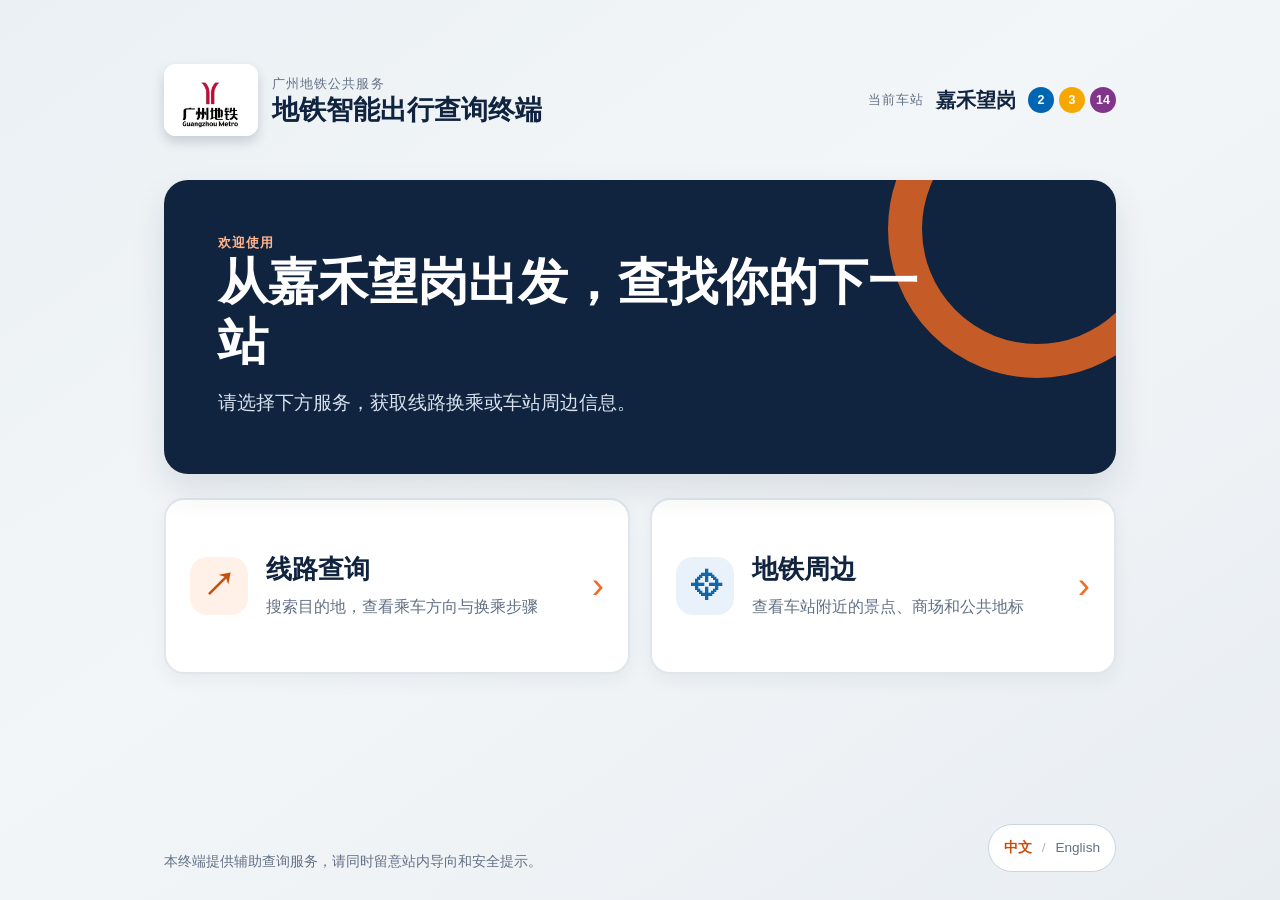
<file: index.html>
<!DOCTYPE html>
<html lang="zh-CN">
<head>
  <meta charset="UTF-8">
  <meta name="viewport" content="width=device-width, initial-scale=1.0">
  <meta name="theme-color" content="#f36b21">
  <title>地铁智能出行查询终端</title>
  <link rel="stylesheet" href="css/style.css">
</head>
<body data-view="home-view">
  <main class="terminal-shell" aria-labelledby="page-title">
    <header class="top-bar">
      <a class="brand-block brand-link" href="index.html" aria-label="返回首页">
        <span class="brand-mark"><img src="assets/guangzhou-metro-logo.jpg" alt="广州地铁"></span>
        <span>
          <span class="eyebrow" data-i18n="serviceLabel">广州地铁公共服务</span>
          <h1 id="page-title" data-i18n="pageTitle">地铁智能出行查询终端</h1>
        </span>
      </a>
      <div class="station-summary" aria-label="当前车站">
        <span class="summary-label" data-i18n="currentStation">当前车站</span>
        <strong data-i18n="stationName">嘉禾望岗</strong>
        <span class="line-tags" aria-label="服务线路">
          <span class="line-tag line-2">2</span>
          <span class="line-tag line-3">3</span>
          <span class="line-tag line-14">14</span>
        </span>
      </div>
    </header>

    <section class="view" aria-labelledby="welcome-title">
      <section class="welcome-panel">
        <p class="welcome-kicker" data-i18n="welcomeKicker">欢迎使用</p>
        <h2 id="welcome-title" data-i18n="welcomeTitle">从嘉禾望岗出发，查找你的下一站</h2>
        <p class="welcome-copy" data-i18n="welcomeCopy">请选择下方服务，获取线路换乘或车站周边信息。</p>
      </section>

      <section class="service-grid" aria-label="主要服务">
        <a class="service-card route-card" href="route.html">
          <span class="card-icon" aria-hidden="true">↗</span>
          <span class="card-text">
            <strong data-i18n="routeTitle">线路查询</strong>
            <small data-i18n="routeDescription">搜索目的地，查看乘车方向与换乘步骤</small>
          </span>
          <span class="card-arrow" aria-hidden="true">›</span>
        </a>

        <a class="service-card nearby-card" href="nearby.html">
          <span class="card-icon" aria-hidden="true">⌖</span>
          <span class="card-text">
            <strong data-i18n="nearbyTitle">地铁周边</strong>
            <small data-i18n="nearbyDescription">查看车站附近的景点、商场和公共地标</small>
          </span>
          <span class="card-arrow" aria-hidden="true">›</span>
        </a>
      </section>
    </section>

    <footer class="bottom-bar">
      <p data-i18n="assistanceText">本终端提供辅助查询服务，请同时留意站内导向和安全提示。</p>
      <button id="language-toggle" class="language-toggle" type="button" aria-label="切换语言">
        <span class="language-option active" data-language="zh">中文</span>
        <span class="language-divider" aria-hidden="true">/</span>
        <span class="language-option" data-language="en">English</span>
      </button>
    </footer>
  </main>

  <script src="js/data/metro-data.js"></script>
  <script src="js/data/nearby-data.js"></script>
  <script src="js/app.js"></script>
</body>
</html>
</file>
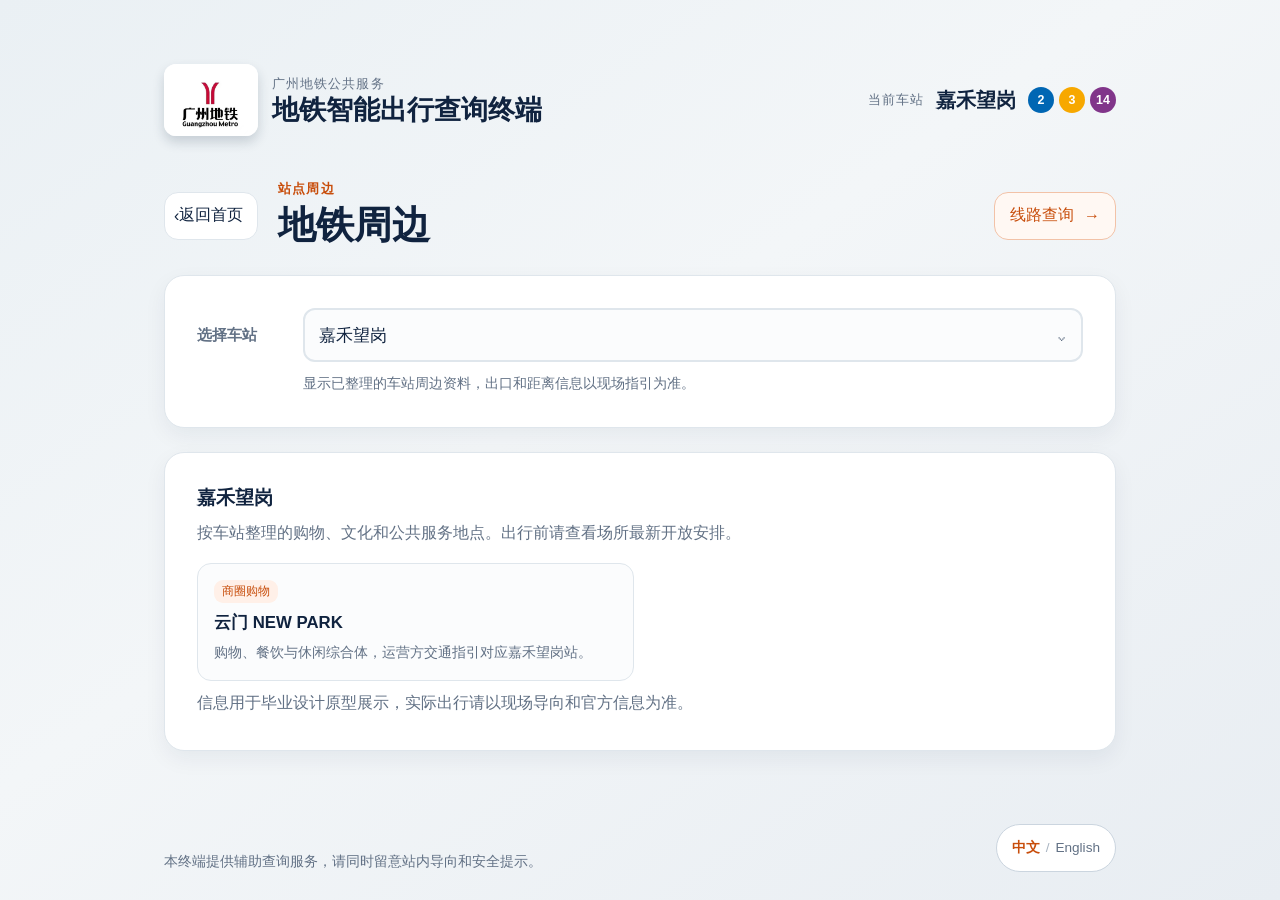
<file: nearby.html>
<!DOCTYPE html>
<html lang="zh-CN">
<head>
  <meta charset="UTF-8">
  <meta name="viewport" content="width=device-width, initial-scale=1.0">
  <meta name="theme-color" content="#f36b21">
  <title>地铁周边｜地铁智能出行查询终端</title>
  <link rel="stylesheet" href="css/style.css">
</head>
<body data-view="nearby-view">
  <main class="terminal-shell" aria-labelledby="page-title">
    <header class="top-bar">
      <a class="brand-block brand-link" href="index.html" aria-label="返回首页">
        <span class="brand-mark"><img src="assets/guangzhou-metro-logo.jpg" alt="广州地铁"></span>
        <span>
          <span class="eyebrow" data-i18n="serviceLabel">广州地铁公共服务</span>
          <h1 id="page-title" data-i18n="pageTitle">地铁智能出行查询终端</h1>
        </span>
      </a>
      <div class="station-summary" aria-label="当前车站">
        <span class="summary-label" data-i18n="currentStation">当前车站</span>
        <strong data-i18n="stationName">嘉禾望岗</strong>
        <span class="line-tags" aria-label="服务线路"><span class="line-tag line-2">2</span><span class="line-tag line-3">3</span><span class="line-tag line-14">14</span></span>
      </div>
    </header>

    <section class="view" aria-labelledby="nearby-view-title">
      <div class="view-heading">
        <div class="view-heading-main">
          <a class="back-button" href="index.html">‹ <span data-i18n="backHome">返回首页</span></a>
          <div><p class="view-kicker" data-i18n="nearbyKicker">站点周边</p><h2 id="nearby-view-title" data-i18n="nearbyViewTitle">地铁周边</h2></div>
        </div>
        <a class="view-switch-button" href="route.html"><span data-i18n="openRoute">线路查询</span><span aria-hidden="true">→</span></a>
      </div>

      <div class="query-panel nearby-query-panel">
        <label for="nearby-station-select" data-i18n="nearbyStationLabel">选择车站</label>
        <select id="nearby-station-select"></select>
        <p class="helper-text" data-i18n="nearbyHelper">显示已整理的车站周边资料，出口和距离信息以现场指引为准。</p>
      </div>
      <div id="nearby-result" class="nearby-result"></div>
    </section>

    <footer class="bottom-bar">
      <p data-i18n="assistanceText">本终端提供辅助查询服务，请同时留意站内导向和安全提示。</p>
      <button id="language-toggle" class="language-toggle" type="button" aria-label="切换语言"><span class="language-option active" data-language="zh">中文</span><span class="language-divider" aria-hidden="true">/</span><span class="language-option" data-language="en">English</span></button>
    </footer>
  </main>

  <script src="js/data/metro-data.js"></script>
  <script src="js/data/nearby-data.js"></script>
  <script src="js/app.js"></script>
</body>
</html>
</file>
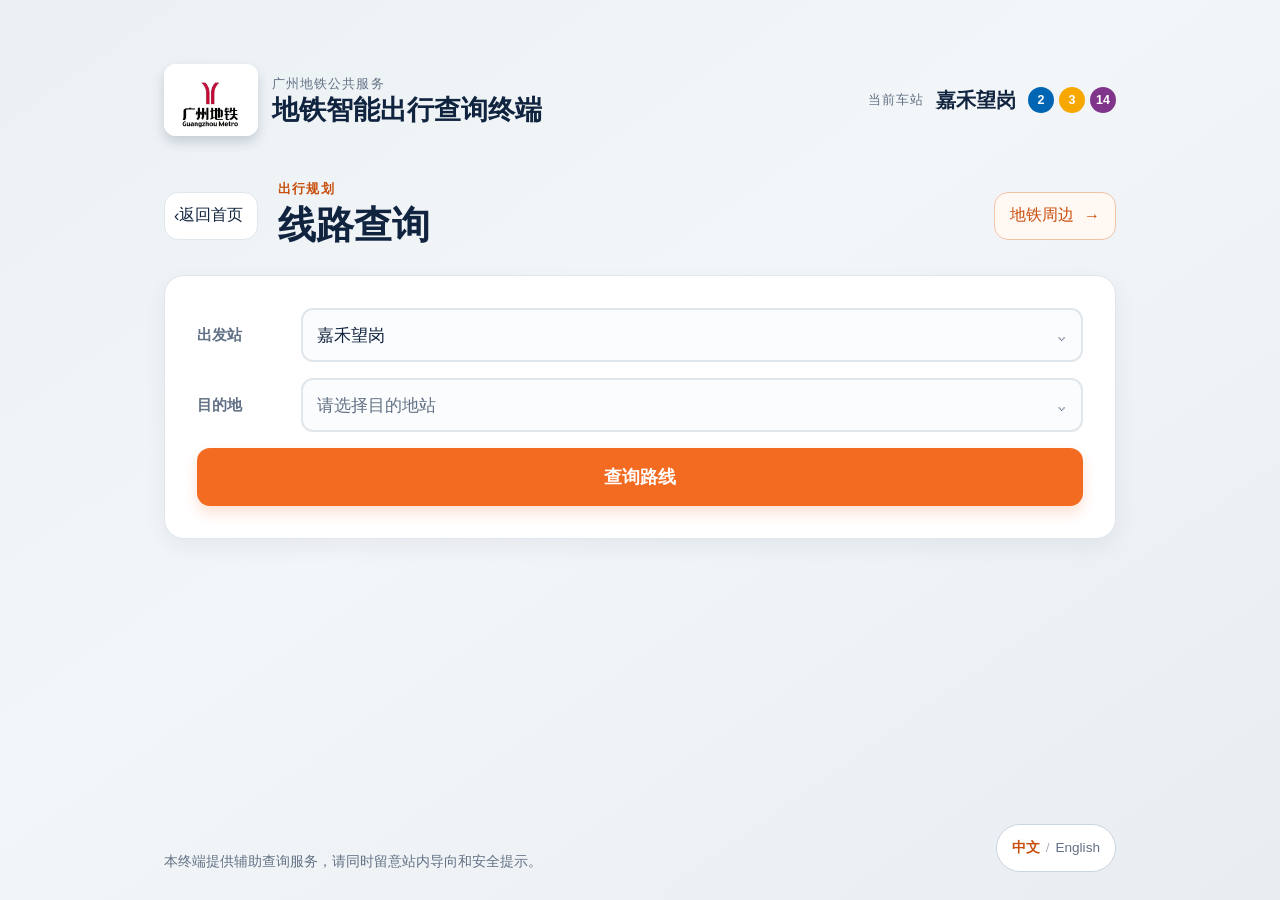
<file: route.html>
<!DOCTYPE html>
<html lang="zh-CN">
<head>
  <meta charset="UTF-8">
  <meta name="viewport" content="width=device-width, initial-scale=1.0">
  <meta name="theme-color" content="#f36b21">
  <title>线路查询｜地铁智能出行查询终端</title>
  <link rel="stylesheet" href="css/style.css">
</head>
<body data-view="route-view">
  <main class="terminal-shell" aria-labelledby="page-title">
    <header class="top-bar">
      <a class="brand-block brand-link" href="index.html" aria-label="返回首页">
        <span class="brand-mark"><img src="assets/guangzhou-metro-logo.jpg" alt="广州地铁"></span>
        <span>
          <span class="eyebrow" data-i18n="serviceLabel">广州地铁公共服务</span>
          <h1 id="page-title" data-i18n="pageTitle">地铁智能出行查询终端</h1>
        </span>
      </a>
      <div class="station-summary" aria-label="当前车站">
        <span class="summary-label" data-i18n="currentStation">当前车站</span>
        <strong data-i18n="stationName">嘉禾望岗</strong>
        <span class="line-tags" aria-label="服务线路"><span class="line-tag line-2">2</span><span class="line-tag line-3">3</span><span class="line-tag line-14">14</span></span>
      </div>
    </header>

    <section class="view" aria-labelledby="route-view-title">
      <div class="view-heading">
        <div class="view-heading-main">
          <a class="back-button" href="index.html">‹ <span data-i18n="backHome">返回首页</span></a>
          <div><p class="view-kicker" data-i18n="routeKicker">出行规划</p><h2 id="route-view-title" data-i18n="routeViewTitle">线路查询</h2></div>
        </div>
        <a class="view-switch-button" href="nearby.html"><span data-i18n="openNearby">地铁周边</span><span aria-hidden="true">→</span></a>
      </div>

      <div class="query-panel">
        <div class="station-input-row">
          <label for="origin-select" data-i18n="originLabel">出发站</label>
          <select id="origin-select"></select>
        </div>
        <div class="station-input-row">
          <label for="destination-select" data-i18n="destinationLabel">目的地</label>
          <select id="destination-select"></select>
        </div>
        <button id="route-search-button" class="primary-button" type="button" data-i18n="searchRoute">查询路线</button>
      </div>

      <div id="route-result" class="result-panel" hidden></div>
    </section>

    <footer class="bottom-bar">
      <p data-i18n="assistanceText">本终端提供辅助查询服务，请同时留意站内导向和安全提示。</p>
      <button id="language-toggle" class="language-toggle" type="button" aria-label="切换语言"><span class="language-option active" data-language="zh">中文</span><span class="language-divider" aria-hidden="true">/</span><span class="language-option" data-language="en">English</span></button>
    </footer>
  </main>

  <script src="js/data/metro-data.js"></script>
  <script src="js/data/nearby-data.js"></script>
  <script src="js/app.js"></script>
</body>
</html>
</file>
<file: css/style.css>
:root {
  --orange: #f36b21;
  --orange-dark: #c84e0c;
  --navy: #10233f;
  --ink: #1f2d3d;
  --muted: #627185;
  --surface: #ffffff;
  --background: #f3f6f8;
  --border: #dfe6ec;
  --shadow: 0 16px 34px rgba(20, 42, 68, 0.11);
}

* {
  box-sizing: border-box;
}

html,
body {
  min-height: 100%;
  margin: 0;
}

body[data-view="home-view"] {
  overflow: hidden;
}

body[data-view="home-view"] .terminal-shell {
  height: 100vh;
  min-height: 0;
  overflow: hidden;
}

body {
  background: linear-gradient(145deg, #eaf0f4 0%, var(--background) 44%, #e8edf2 100%);
  color: var(--ink);
  font-family: "Segoe UI", "Microsoft YaHei", Arial, sans-serif;
}

button {
  font: inherit;
}

.terminal-shell {
  width: min(100%, 1080px);
  min-height: 100vh;
  margin: 0 auto;
  padding: clamp(24px, 5vw, 64px) clamp(20px, 5vw, 72px) 28px;
  display: flex;
  flex-direction: column;
  gap: clamp(24px, 4vw, 44px);
}

.top-bar,
.brand-block,
.station-summary,
.bottom-bar {
  display: flex;
  align-items: center;
}

.top-bar {
  justify-content: space-between;
  gap: 24px;
}

.brand-block {
  gap: 14px;
}

.brand-link,
.service-card,
.back-button,
.view-switch-button {
  text-decoration: none;
}

.brand-link {
  color: inherit;
}

.brand-mark {
  width: 94px;
  height: 72px;
  border-radius: 12px;
  display: grid;
  place-items: center;
  padding: 0;
  background: #fff;
  box-shadow: 0 6px 12px rgba(20, 42, 68, 0.18);
  overflow: hidden;
  position: relative;
}

.brand-mark img {
  width: 100%;
  height: 100%;
  display: block;
  object-fit: contain;
}

.eyebrow,
.welcome-kicker,
.summary-label {
  margin: 0;
  color: var(--muted);
  font-size: 0.84rem;
  letter-spacing: 0.08em;
}

h1,
h2,
p {
  margin-top: 0;
}

h1 {
  margin-bottom: 0;
  color: var(--navy);
  font-size: clamp(1.2rem, 2.4vw, 1.7rem);
  line-height: 1.25;
}

.station-summary {
  flex-wrap: wrap;
  justify-content: flex-end;
  gap: 8px 12px;
  color: var(--navy);
  font-size: 1rem;
}

.station-summary strong {
  font-size: 1.25rem;
}

.line-tags {
  display: inline-flex;
  gap: 5px;
}

.line-tag {
  width: 26px;
  height: 26px;
  border-radius: 50%;
  display: grid;
  place-items: center;
  color: #fff;
  font-size: 0.78rem;
  font-weight: 700;
}

.line-2 { background: #0066b3; }
.line-3 { background: #f7a800; }
.line-14 { background: #81358a; }

.welcome-panel {
  padding: clamp(26px, 5vw, 54px);
  border-radius: 24px;
  background: var(--navy);
  color: #fff;
  box-shadow: var(--shadow);
  overflow: hidden;
  position: relative;
}

.welcome-panel::after {
  content: "";
  position: absolute;
  width: 230px;
  height: 230px;
  right: -70px;
  top: -100px;
  border: 34px solid rgba(243, 107, 33, 0.8);
  border-radius: 50%;
}

.welcome-kicker {
  color: #ffb48b;
  font-weight: 700;
}

.welcome-panel h2 {
  max-width: 720px;
  margin-bottom: 14px;
  font-size: clamp(1.7rem, 4vw, 3.15rem);
  line-height: 1.2;
  position: relative;
  z-index: 1;
}

.welcome-copy {
  max-width: 650px;
  margin-bottom: 0;
  color: #d8e3ef;
  font-size: clamp(1rem, 1.8vw, 1.2rem);
  line-height: 1.7;
  position: relative;
  z-index: 1;
}

.view {
  display: grid;
  gap: 24px;
}

.view-heading {
  display: flex;
  align-items: center;
  justify-content: space-between;
  gap: 20px;
}

.view-heading-main {
  display: flex;
  align-items: center;
  gap: 20px;
}

.view-heading h2 {
  margin: 2px 0 0;
  color: var(--navy);
  font-size: clamp(1.65rem, 3.5vw, 2.4rem);
}

.view-kicker {
  margin: 0;
  color: var(--orange-dark);
  font-size: 0.84rem;
  font-weight: 700;
  letter-spacing: 0.08em;
}

.back-button {
  min-height: 48px;
  display: inline-flex;
  align-items: center;
  padding: 8px 14px 8px 9px;
  border: 1px solid var(--border);
  border-radius: 14px;
  background: #fff;
  color: var(--navy);
  cursor: pointer;
  white-space: nowrap;
}

.back-button:first-letter {
  color: var(--orange);
  font-size: 1.55rem;
}

.back-button:hover,
.back-button:focus-visible {
  border-color: var(--orange);
  outline: none;
}

.view-switch-button {
  min-height: 48px;
  display: inline-flex;
  align-items: center;
  gap: 10px;
  padding: 8px 15px;
  border: 1px solid #f2c2a7;
  border-radius: 14px;
  background: #fff8f3;
  color: var(--orange-dark);
  cursor: pointer;
  white-space: nowrap;
}

.view-switch-button:hover,
.view-switch-button:focus-visible {
  border-color: var(--orange);
  background: #fff0e8;
  outline: none;
}

.query-panel,
.result-panel,
.nearby-result {
  padding: clamp(20px, 4vw, 32px);
  border: 1px solid var(--border);
  border-radius: 20px;
  background: #fff;
  box-shadow: 0 8px 22px rgba(20, 42, 68, 0.06);
}

.query-panel {
  display: grid;
  gap: 16px;
}

.station-input-row {
  display: grid;
  grid-template-columns: 90px 1fr;
  align-items: center;
  gap: 14px;
}

.station-input-row label,
.nearby-query-panel > label {
  color: var(--muted);
  font-size: 0.95rem;
  font-weight: 700;
}

.station-input-row select,
.station-input-row input,
.nearby-query-panel select {
  width: 100%;
  min-height: 54px;
  padding: 10px 14px;
  border: 2px solid var(--border);
  border-radius: 12px;
  background: #fbfcfd;
  color: var(--navy);
  font-size: 1.05rem;
}

.station-input-row input:focus,
.station-input-row select:focus,
.nearby-query-panel select:focus {
  border-color: var(--orange);
  outline: 3px solid rgba(243, 107, 33, 0.17);
}

.station-picker {
  position: relative;
  min-width: 0;
}

.station-picker-native {
  position: absolute;
  width: 1px;
  height: 1px;
  margin: -1px;
  padding: 0;
  border: 0;
  overflow: hidden;
  clip: rect(0 0 0 0);
  clip-path: inset(50%);
  white-space: nowrap;
}

.station-input-row .station-picker-native,
.nearby-query-panel .station-picker-native {
  width: 1px;
  min-height: 1px;
  padding: 0;
  border: 0;
}

.station-picker-trigger {
  position: relative;
  width: 100%;
  min-height: 54px;
  padding: 10px 44px 10px 14px;
  border: 2px solid var(--border);
  border-radius: 12px;
  background: #fbfcfd;
  color: var(--navy);
  font-size: 1.05rem;
  text-align: left;
  cursor: pointer;
}

.station-picker-trigger::after {
  content: "⌄";
  position: absolute;
  top: 50%;
  right: 15px;
  color: var(--muted);
  font-size: 1.25rem;
  line-height: 1;
  transform: translateY(-55%);
}

.station-picker-trigger.is-placeholder {
  color: var(--muted);
}

.station-picker-trigger:hover,
.station-picker-trigger:focus-visible,
.station-picker.is-open .station-picker-trigger {
  border-color: var(--orange);
  outline: 3px solid rgba(243, 107, 33, 0.17);
}

.station-picker-panel {
  position: absolute;
  z-index: 10;
  top: calc(100% + 8px);
  left: 0;
  right: 0;
  display: grid;
  grid-template-columns: minmax(0, 1fr) 31px;
  gap: 8px;
  max-height: min(430px, 62vh);
  padding: 10px;
  border: 1px solid var(--border);
  border-radius: 14px;
  background: #fff;
  box-shadow: 0 16px 32px rgba(20, 42, 68, 0.18);
}

.station-picker-panel[hidden] {
  display: none;
}

.station-picker-list {
  min-height: 220px;
  max-height: min(408px, 58vh);
  overflow-y: auto;
  overscroll-behavior: contain;
  padding-right: 5px;
  scroll-behavior: smooth;
}

.station-picker-group {
  scroll-margin-top: 7px;
}

.station-picker-group + .station-picker-group {
  margin-top: 8px;
}

.station-picker-group-label {
  margin: 0;
  padding: 5px 11px;
  border-radius: 8px;
  background: #f1f5f8;
  color: var(--orange-dark);
  font-size: 0.82rem;
  letter-spacing: 0.08em;
}

.station-picker-option {
  display: block;
  width: 100%;
  min-height: 45px;
  padding: 9px 11px;
  border: 0;
  border-bottom: 1px solid #edf1f4;
  background: #fff;
  color: var(--navy);
  text-align: left;
  cursor: pointer;
}

.station-picker-option:hover,
.station-picker-option:focus-visible {
  background: #fff5ef;
  outline: none;
}

.station-picker-option[aria-selected="true"] {
  background: #fff0e8;
  color: var(--orange-dark);
  font-weight: 700;
}

.station-picker-index {
  display: grid;
  grid-template-rows: repeat(26, minmax(13px, 1fr));
  align-items: center;
  min-height: 220px;
  max-height: min(408px, 58vh);
  padding: 3px 0;
}

.station-picker-index-button {
  width: 100%;
  min-height: 13px;
  padding: 0;
  border: 0;
  border-radius: 5px;
  background: transparent;
  color: var(--muted);
  font-size: 0.7rem;
  font-weight: 700;
  line-height: 1;
  cursor: pointer;
}

.station-picker-index-button:hover,
.station-picker-index-button:focus-visible,
.station-picker-index-button.active {
  background: #fff0e8;
  color: var(--orange-dark);
  outline: none;
}

.station-picker-index-button:disabled {
  color: #cdd6de;
  cursor: default;
}

.destination-row {
  position: relative;
}

.station-suggestions {
  display: grid;
  max-height: 230px;
  overflow-y: auto;
  margin: -7px 0 0 104px;
  border: 1px solid var(--border);
  border-radius: 12px;
  background: #fff;
  box-shadow: 0 10px 22px rgba(20, 42, 68, 0.12);
  z-index: 3;
}

.suggestion-button {
  min-height: 48px;
  padding: 10px 14px;
  border: 0;
  border-bottom: 1px solid #edf1f4;
  background: #fff;
  color: var(--navy);
  text-align: left;
  cursor: pointer;
}

.suggestion-button:last-child {
  border-bottom: 0;
}

.suggestion-button:hover,
.suggestion-button:focus-visible {
  background: #fff5ef;
  outline: none;
}

.suggestion-button small {
  margin-left: 8px;
  color: var(--muted);
}

.primary-button {
  min-height: 58px;
  border: 0;
  border-radius: 13px;
  background: var(--orange);
  color: #fff;
  font-size: 1.1rem;
  font-weight: 700;
  cursor: pointer;
  box-shadow: 0 7px 14px rgba(243, 107, 33, 0.2);
}

.primary-button:hover,
.primary-button:focus-visible {
  background: var(--orange-dark);
  outline: none;
}

.quick-search {
  display: grid;
  gap: 9px;
  color: var(--muted);
  font-size: 0.9rem;
}

.chip-list {
  display: flex;
  flex-wrap: wrap;
  gap: 9px;
}

.station-chip {
  min-height: 42px;
  padding: 8px 13px;
  border: 1px solid #cbd5df;
  border-radius: 22px;
  background: #fff;
  color: var(--navy);
  cursor: pointer;
}

.station-chip:hover,
.station-chip:focus-visible {
  border-color: var(--orange);
  color: var(--orange-dark);
  outline: none;
}

.result-panel[hidden] {
  display: none;
}

.result-heading {
  display: flex;
  justify-content: space-between;
  gap: 16px;
  align-items: flex-start;
  padding-bottom: 18px;
  border-bottom: 1px solid var(--border);
}

.result-heading h3 {
  margin: 0;
  color: var(--navy);
  font-size: clamp(1.25rem, 3vw, 1.75rem);
}

.result-heading p {
  margin: 7px 0 0;
  color: var(--muted);
}

.result-stat {
  flex: 0 0 auto;
  padding: 8px 12px;
  border-radius: 12px;
  background: #eef6fb;
  color: #1167a8;
  font-size: 0.9rem;
  font-weight: 700;
  text-align: right;
}

.route-step-list {
  display: grid;
  gap: 12px;
  margin: 20px 0 0;
  padding: 0;
  list-style: none;
}

.route-visual-panel {
  margin-top: 20px;
  padding: 18px;
  border: 1px solid var(--border);
  border-radius: 18px;
  background: #fbfcfd;
}

.route-visual-heading {
  display: flex;
  align-items: flex-start;
  justify-content: space-between;
  gap: 16px;
  margin-bottom: 14px;
}

.route-visual-heading h4 {
  margin: 0;
  color: var(--navy);
  font-size: 1.15rem;
}

.route-visual-heading p {
  margin: 5px 0 0;
  color: var(--muted);
  font-size: 0.9rem;
}

.route-visual-flow {
  display: grid;
  gap: 12px;
}

.route-visual-segment {
  overflow: hidden;
  border: 1px solid var(--border);
  border-radius: 14px;
  background: #fff;
}

.route-visual-segment-summary {
  display: grid;
  gap: 8px;
  min-height: 60px;
  padding: 12px 15px;
  cursor: pointer;
  list-style: none;
}

.route-visual-segment-summary::-webkit-details-marker {
  display: none;
}

.route-visual-summary-head {
  display: flex;
  flex-wrap: wrap;
  align-items: center;
  gap: 8px 12px;
}

.route-visual-direction,
.route-visual-summary-head > span:last-child {
  color: var(--muted);
  font-size: 0.9rem;
  overflow-wrap: anywhere;
}

.route-visual-mini {
  display: grid;
  padding: 4px 0;
}

.route-mini-stop {
  position: relative;
  display: flex;
  flex-wrap: wrap;
  align-items: baseline;
  gap: 4px 8px;
  min-height: 44px;
  padding: 8px 0 8px 30px;
  overflow-wrap: anywhere;
  color: var(--navy);
}

.route-mini-stop:first-child::before {
  position: absolute;
  top: 20px;
  left: 8px;
  width: 4px;
  height: 100%;
  background: var(--route-line-color);
  content: "";
}

.route-mini-marker {
  position: absolute;
  top: 12px;
  left: 1px;
  width: 18px;
  height: 18px;
  border: 4px solid var(--route-line-color);
  border-radius: 50%;
  background: #fff;
}

.route-mini-label {
  color: var(--muted);
  font-size: 0.8rem;
}

.route-visual-disclosure {
  display: flex;
  align-items: center;
  min-height: 44px;
  color: var(--orange-dark);
  font-size: 0.9rem;
  font-weight: 700;
}

.route-visual-segment[open] .route-visual-mini,
.route-visual-segment:not([open]) .when-open,
.route-visual-segment[open] .when-closed,
.nearby-more:not([open]) .when-open,
.nearby-more[open] .when-closed {
  display: none;
}

.route-visual-segment-summary:focus-visible,
.nearby-more summary:focus-visible {
  outline: 3px solid var(--orange);
  outline-offset: -3px;
}

.route-visual-stations {
  position: relative;
  display: grid;
  gap: 0;
  margin: 0;
  padding: 6px 18px 16px 46px;
  list-style: none;
}

.route-visual-station:not(:last-child)::before {
  position: absolute;
  top: 23px;
  left: -20px;
  width: 4px;
  height: 100%;
  background: var(--route-line-color, var(--navy));
  content: "";
  opacity: 0.65;
}

.route-visual-station {
  position: relative;
  display: flex;
  min-height: 44px;
  align-items: flex-start;
  padding: 8px 0;
}

.route-visual-marker {
  position: absolute;
  top: 16px;
  left: -25px;
  z-index: 1;
  width: 14px;
  height: 14px;
  border: 3px solid var(--route-line-color, var(--navy));
  border-radius: 50%;
  background: #fff;
}

.route-visual-station-content {
  display: flex;
  min-width: 0;
  flex-wrap: wrap;
  align-items: center;
  gap: 7px;
  color: var(--navy);
}

.route-visual-station-content strong {
  overflow-wrap: anywhere;
}

.route-visual-station.is-origin .route-visual-marker,
.route-visual-station.is-destination .route-visual-marker {
  top: 13px;
  left: -28px;
  width: 20px;
  height: 20px;
  border-width: 4px;
  background: var(--route-line-color, var(--navy));
  box-shadow: 0 0 0 4px rgba(16, 35, 63, 0.1);
}

.route-visual-station.is-transfer .route-visual-marker {
  top: 13px;
  width: 19px;
  height: 19px;
  left: -27px;
  border-width: 4px;
  background: #fff7ed;
  box-shadow: 0 0 0 4px rgba(243, 107, 33, 0.16);
}

.route-visual-badges {
  display: inline-flex;
  flex-wrap: wrap;
  gap: 5px;
}

.route-visual-badge {
  padding: 2px 7px;
  border-radius: 999px;
  font-size: 0.75rem;
  font-weight: 700;
  line-height: 1.35;
}

.route-visual-badge.is-origin {
  background: #e7f1fa;
  color: #1167a8;
}

.route-visual-badge.is-transfer {
  background: #fff0df;
  color: var(--orange-dark);
}

.route-visual-badge.is-destination {
  background: #eaf5ee;
  color: #287345;
}

.route-transfer-card {
  display: grid;
  grid-template-columns: 32px minmax(0, 1fr);
  gap: 10px;
  align-items: start;
  margin: 0 12px;
  padding: 12px 14px;
  border: 1px dashed rgba(243, 107, 33, 0.7);
  border-radius: 12px;
  background: #fff8f1;
}

.route-transfer-icon {
  display: grid;
  width: 30px;
  height: 30px;
  place-items: center;
  border-radius: 50%;
  background: var(--orange);
  color: #fff;
  font-size: 1.05rem;
  font-weight: 700;
}

.route-transfer-card strong {
  color: var(--navy);
  overflow-wrap: anywhere;
}

.route-transfer-lines {
  display: flex;
  flex-wrap: wrap;
  align-items: center;
  gap: 7px;
  margin: 6px 0 0;
}

.route-transfer-arrow {
  color: var(--orange-dark);
  font-weight: 700;
}

.route-transfer-direction {
  margin: 5px 0 0;
  color: var(--muted);
  font-size: 0.88rem;
  line-height: 1.45;
  overflow-wrap: anywhere;
}

.route-instructions-title {
  margin: 22px 0 0;
  color: var(--navy);
}

.route-operation-note {
  margin: 16px 0 0;
  padding: 12px;
  border-left: 3px solid var(--orange);
  background: #fff8f1;
  color: var(--navy);
  line-height: 1.6;
}

.route-step {
  display: grid;
  grid-template-columns: 32px 1fr;
  gap: 12px;
  align-items: start;
}

.step-number {
  width: 30px;
  height: 30px;
  border-radius: 50%;
  display: grid;
  place-items: center;
  background: var(--navy);
  color: #fff;
  font-size: 0.86rem;
  font-weight: 700;
}

.step-content {
  padding: 3px 0 13px;
  border-bottom: 1px dashed #d7e0e7;
  line-height: 1.55;
}

.step-content strong {
  color: var(--navy);
}

.step-content p {
  margin: 4px 0 0;
  color: var(--muted);
}

.line-pill {
  display: inline-block;
  min-width: 38px;
  margin-right: 6px;
  padding: 3px 7px;
  border-radius: 10px;
  color: #fff;
  font-size: 0.8rem;
  font-weight: 700;
  text-align: center;
}

.line-pill.line-2 { background: #0066b3; }
.line-pill.line-3 { background: #f7a800; color: #342600; }
.line-pill.line-14 { background: #81358a; }

.nearby-query-panel {
  grid-template-columns: 90px 1fr;
  align-items: center;
}

.nearby-query-panel .helper-text {
  grid-column: 2;
  margin: -4px 0 0;
  color: var(--muted);
  font-size: 0.86rem;
  line-height: 1.5;
}

.nearby-result {
  display: grid;
  gap: 16px;
}

.nearby-result h3 {
  margin: 0;
  color: var(--navy);
}

.nearby-result > p {
  margin: -6px 0 2px;
  color: var(--muted);
  line-height: 1.55;
}

.nearby-list {
  display: grid;
  grid-template-columns: repeat(2, minmax(0, 1fr));
  gap: 13px;
}

.nearby-item {
  min-width: 0;
  overflow-wrap: anywhere;
  padding: 16px;
  border: 1px solid var(--border);
  border-radius: 14px;
  background: #fbfcfd;
}

.nearby-more summary {
  min-height: 48px;
  padding: 12px;
  border: 1px solid var(--border);
  border-radius: 12px;
  color: var(--navy);
  background: #fbfcfd;
  cursor: pointer;
  font-weight: 700;
}

.nearby-more[open] summary {
  margin-bottom: 13px;
}

.nearby-item h4 {
  margin: 0 0 7px;
  color: var(--navy);
  font-size: 1.05rem;
}

.nearby-item .nearby-type {
  display: inline-block;
  margin-bottom: 8px;
  padding: 3px 8px;
  border-radius: 9px;
  background: #fff0e8;
  color: var(--orange-dark);
  font-size: 0.76rem;
}

.nearby-item p {
  margin: 0;
  color: var(--muted);
  font-size: 0.9rem;
  line-height: 1.55;
}

.nearby-empty {
  margin: 0;
  color: var(--muted);
  line-height: 1.6;
}

.service-grid {
  display: grid;
  grid-template-columns: repeat(2, minmax(0, 1fr));
  gap: 20px;
}

.service-card {
  min-height: 176px;
  padding: 26px 24px;
  border: 2px solid var(--border);
  border-radius: 20px;
  background: var(--surface);
  color: var(--ink);
  display: grid;
  grid-template-columns: auto 1fr auto;
  align-items: center;
  gap: 18px;
  text-align: left;
  cursor: pointer;
  box-shadow: 0 7px 18px rgba(20, 42, 68, 0.05);
  transition: transform 160ms ease, border-color 160ms ease, box-shadow 160ms ease;
}

.service-card:hover,
.service-card:focus-visible {
  border-color: var(--orange);
  box-shadow: 0 12px 24px rgba(20, 42, 68, 0.13);
  outline: none;
  transform: translateY(-3px);
}

.service-card:active {
  transform: translateY(0);
}

.card-icon {
  width: 58px;
  height: 58px;
  border-radius: 17px;
  display: grid;
  place-items: center;
  background: #fff0e8;
  color: var(--orange-dark);
  font-size: 2rem;
  font-weight: 700;
}

.nearby-card .card-icon {
  background: #e9f2fb;
  color: #1167a8;
}

.card-text {
  display: grid;
  gap: 8px;
}

.card-text strong {
  color: var(--navy);
  font-size: clamp(1.25rem, 2.5vw, 1.65rem);
}

.card-text small {
  color: var(--muted);
  font-size: 0.98rem;
  line-height: 1.5;
}

.card-arrow {
  color: var(--orange);
  font-size: 2.3rem;
  font-weight: 300;
}

.interaction-message {
  margin: -12px 0 0;
  padding: 14px 18px;
  border-left: 4px solid var(--orange);
  border-radius: 8px;
  background: #fff8f3;
  color: var(--orange-dark);
  line-height: 1.5;
}

.bottom-bar {
  justify-content: space-between;
  align-items: flex-end;
  gap: 20px;
  margin-top: auto;
  padding-top: 8px;
  color: var(--muted);
  font-size: 0.85rem;
  line-height: 1.5;
}

.bottom-bar p {
  max-width: 620px;
  margin-bottom: 0;
}

.language-toggle {
  flex: 0 0 auto;
  min-height: 48px;
  padding: 9px 15px;
  border: 1px solid #cbd5df;
  border-radius: 24px;
  background: #fff;
  color: var(--muted);
  cursor: pointer;
}

.language-toggle:focus-visible {
  outline: 3px solid rgba(243, 107, 33, 0.3);
  outline-offset: 2px;
}

.language-option.active {
  color: var(--orange-dark);
  font-weight: 700;
}

.language-divider {
  padding: 0 6px;
  color: #a8b4c1;
}

@media (max-width: 700px) {
  body[data-view="home-view"] {
    overflow-x: hidden;
    overflow-y: auto;
  }

  body[data-view="home-view"] .terminal-shell {
    height: auto;
    min-height: 100vh;
    overflow: visible;
  }

  .terminal-shell {
    padding: 20px 16px 22px;
    gap: 24px;
  }

  .top-bar {
    align-items: flex-start;
    flex-direction: column;
  }

  .station-summary {
    justify-content: flex-start;
  }

  .service-grid {
    grid-template-columns: 1fr;
  }

  .service-card {
    min-height: 140px;
  }

  .route-visual-panel {
    padding: 14px;
  }

  .route-visual-segment-summary {
    align-items: flex-start;
    min-height: 58px;
    padding: 12px;
  }

  .route-visual-direction {
    line-height: 1.45;
  }

  .route-visual-stations {
    padding-left: 38px;
  }

  .route-transfer-card {
    margin: 0 8px;
    padding: 11px 12px;
  }

  .bottom-bar {
    align-items: stretch;
    flex-direction: column;
  }

  .language-toggle {
    align-self: flex-end;
  }

  .view-heading {
    align-items: flex-start;
    flex-direction: column;
    gap: 13px;
  }

  .view-heading-main {
    width: 100%;
  }

  .view-switch-button {
    align-self: flex-end;
  }

  .station-suggestions {
    margin-left: 0;
  }

  .nearby-query-panel {
    grid-template-columns: 1fr;
  }

  .nearby-query-panel .helper-text {
    grid-column: 1;
  }

  .nearby-list {
    grid-template-columns: 1fr;
  }
}

@media (max-height: 800px) and (min-width: 701px) {
  body[data-view="home-view"] .terminal-shell {
    padding-top: 28px;
    padding-bottom: 16px;
    gap: 20px;
  }

  body[data-view="home-view"] .welcome-panel {
    padding-top: 28px;
    padding-bottom: 28px;
  }

  body[data-view="home-view"] .service-card {
    min-height: 142px;
  }
}

@media (max-width: 420px) {
  .service-card {
    grid-template-columns: auto 1fr;
    padding: 19px;
    gap: 13px;
  }

  .card-arrow {
    display: none;
  }

  .station-input-row {
    grid-template-columns: 1fr;
    gap: 7px;
  }

  .result-heading {
    flex-direction: column;
  }

  .result-stat {
    text-align: left;
  }

  .card-icon {
    width: 48px;
    height: 48px;
    font-size: 1.6rem;
  }
}
</file>
